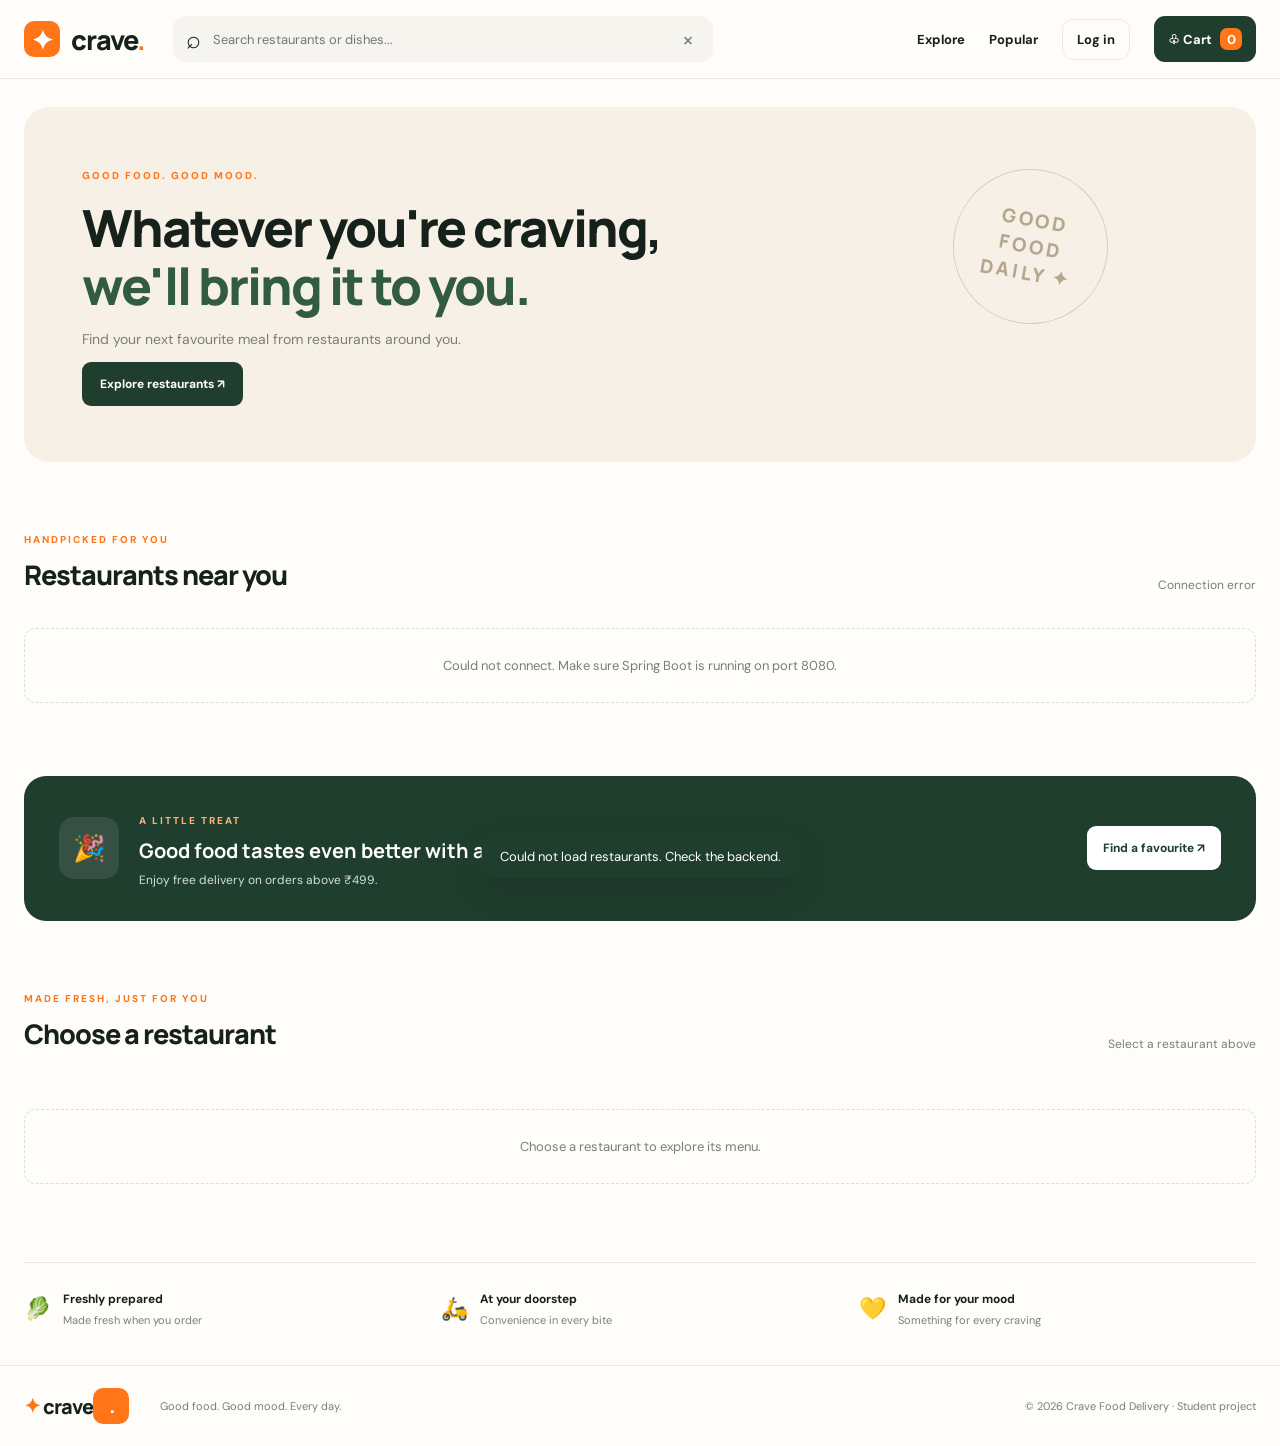
<file: frontend/index.html>
<!doctype html>
<html lang="en">
<head>
<meta charset="utf-8">
<meta name="viewport" content="width=device-width,initial-scale=1">
<title>Crave — Food Delivery</title>
<link rel="stylesheet" href="style.css">
<script src="auth.js" defer></script>
<script src="script.js" defer></script>
</head>
<body>
<header class="header"><div class="nav">
<a class="brand" href="#" id="homeLink"><span>✦</span> crave<span class="dot">.</span></a>
<label class="search"><span>⌕</span><input id="searchInput" placeholder="Search restaurants or dishes..."><button id="clearSearch" type="button">×</button></label>
<button id="menuToggle" class="mobile">☰</button>
<nav id="nav"><a href="#restaurants" id="exploreLink">Explore</a><a href="#popular" id="popularLink">Popular</a><span id="userArea"><button id="openLogin" class="link-btn" type="button">Log in</button></span><button id="openCart" class="cart-btn">♧ Cart <b id="cartCount">0</b></button></nav>
</div></header>
<main>
<section class="hero wrap"><small>GOOD FOOD. GOOD MOOD.</small><h1>Whatever you're craving,<br><em>we'll bring it to you.</em></h1><p>Find your next favourite meal from restaurants around you.</p><a class="primary" href="#restaurants">Explore restaurants ↗</a><div class="stamp">GOOD<br>FOOD<br>DAILY ✦</div></section>
<section id="restaurants" class="section wrap"><div class="heading"><div><small>HANDPICKED FOR YOU</small><h2>Restaurants near you</h2></div><span id="resultsCount">Loading restaurants…</span></div><div id="restaurantGrid" class="restaurant-grid"><p>Loading restaurants…</p></div><p id="restaurantEmpty" hidden>No restaurants match your search.</p></section>
<section id="popular" class="deal wrap"><span class="deal-icon">🎉</span><div><small>A LITTLE TREAT</small><h2>Good food tastes even better with a deal.</h2><p>Enjoy free delivery on orders above ₹499.</p></div><a href="#restaurants">Find a favourite ↗</a></section>
<section id="foodMenuSection" class="section wrap"><div class="heading"><div><small>MADE FRESH, JUST FOR YOU</small><h2 id="restaurantHeading">Choose a restaurant</h2></div><span id="menuCount">Select a restaurant above</span></div><div id="categories" class="categories"></div><div id="menuGrid" class="food-grid"><p class="placeholder">Choose a restaurant to explore its menu.</p></div><p id="menuEmpty" hidden>No food items found for this selection.</p></section>
<section class="perks wrap"><div>🥬 <span><b>Freshly prepared</b><small>Made fresh when you order</small></span></div><div>🛵 <span><b>At your doorstep</b><small>Convenience in every bite</small></span></div><div>💛 <span><b>Made for your mood</b><small>Something for every craving</small></span></div></section>
</main>
<footer><a class="brand" href="#">✦ crave<span class="dot">.</span></a><span>Good food. Good mood. Every day.</span><span>© 2026 Crave Food Delivery · Student project</span></footer>
<div id="cartOverlay" class="overlay" hidden><aside class="drawer"><div class="drawer-head"><div><small>YOUR ORDER</small><h2>Your cart <span id="drawerCount">(0)</span></h2></div><button id="closeCart" class="close">×</button></div><div id="cartContent" class="cart-content"></div><div class="cart-footer"><p>Subtotal <b id="cartSubtotal">₹0.00</b></p><p>Delivery fee <b id="deliveryFee">₹0.00</b></p><p class="total">Total <b id="checkoutTotal">₹0.00</b></p><button id="proceedCheckout" class="primary full" disabled>Continue to checkout</button></div></aside></div>
<div id="checkoutOverlay" class="overlay center" hidden><section class="checkout"><div class="drawer-head"><div><small>ALMOST THERE</small><h2>Delivery details</h2></div><button id="closeCheckout" class="close">×</button></div><form id="checkoutForm"><label for="customerName">Full name</label><input id="customerName" required maxlength="100" placeholder="Your name"><label for="phone">Phone number</label><input id="phone" required type="tel" pattern="[0-9]{10}" maxlength="10" placeholder="10-digit phone number"><label for="deliveryAddress">Delivery address</label><textarea id="deliveryAddress" required rows="3" maxlength="500" placeholder="House / flat, street, area, city"></textarea><p class="total">Order total <b id="checkoutFormTotal">₹0.00</b></p><button id="placeOrderButton" class="primary full" type="submit">Place order</button><small class="note">Demo checkout · No online payment is processed.</small></form></section></div>

<div id="authOverlay" class="overlay center" hidden><section class="checkout"><div class="drawer-head"><div><small>WELCOME</small><h2 id="authTitle">Log in</h2></div><button id="closeAuth" class="close" type="button">×</button></div>
<div class="tabs"><button type="button" id="tabLogin" class="tab active">Log in</button><button type="button" id="tabRegister" class="tab">Create account</button></div>
<form id="authForm" novalidate><div id="nameField" hidden><label for="authName">Full name</label><input id="authName" maxlength="100" placeholder="Your name" autocomplete="name"></div><label for="authEmail">Email</label><input id="authEmail" type="email" maxlength="150" placeholder="you@example.com" autocomplete="email"><label for="authPassword">Password</label><input id="authPassword" type="password" maxlength="72" placeholder="At least 8 characters" autocomplete="current-password"><p id="authError" class="form-error" hidden></p><button id="authSubmit" class="primary full" type="submit">Log in</button></form></section></div>
<div id="ordersOverlay" class="overlay" hidden><aside class="drawer"><div class="drawer-head"><div><small>YOUR HISTORY</small><h2>My orders</h2></div><button id="closeOrders" class="close" type="button">×</button></div><div id="ordersContent" class="cart-content"></div></aside></div>
<div id="notice" class="notice" hidden role="status"></div>
</body></html>
</file>
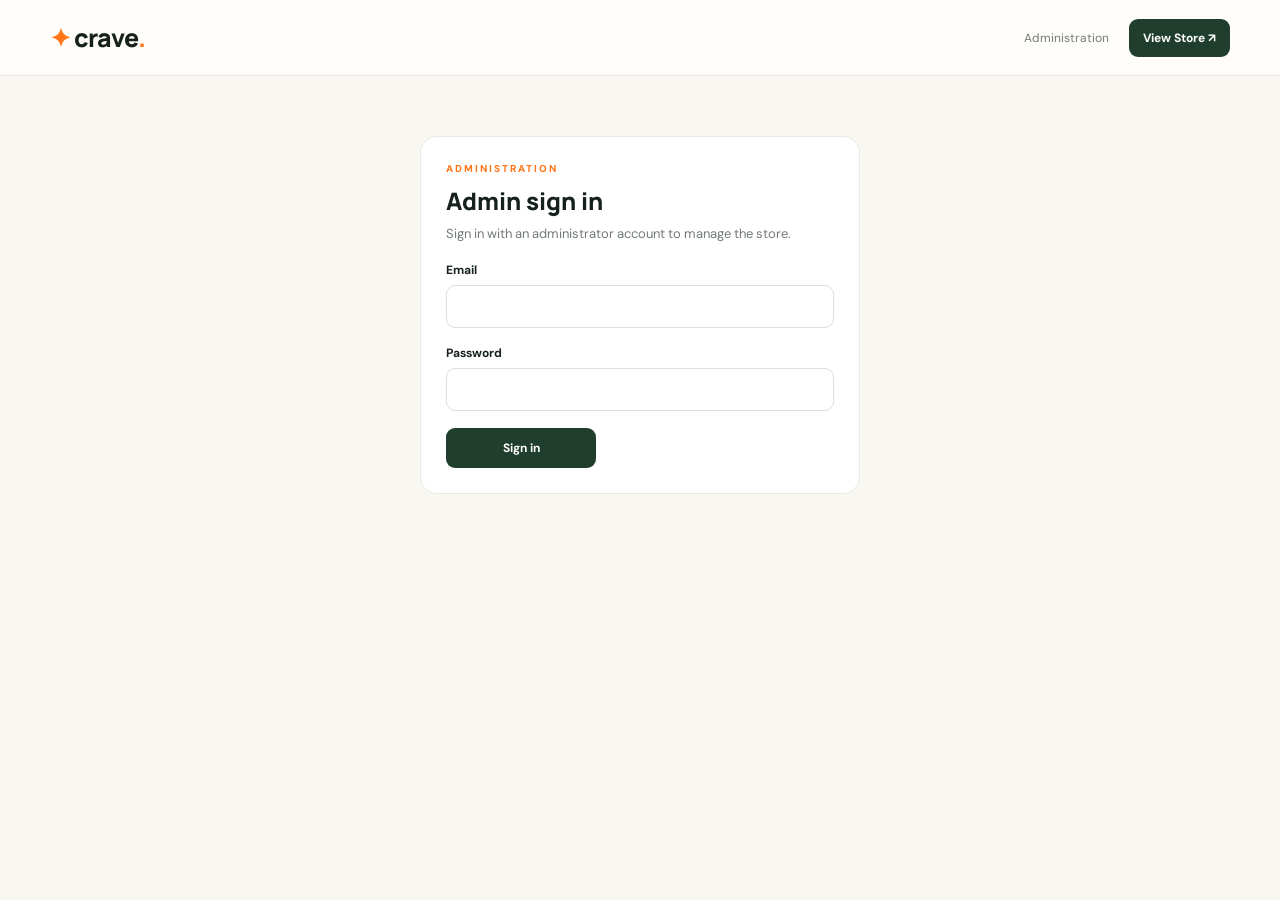
<file: frontend/admin.html>
<!DOCTYPE html>
<html lang="en">
<head>
    <meta charset="UTF-8">
    <meta name="viewport" content="width=device-width, initial-scale=1.0">

    <title>Crave Admin Dashboard</title>

    <link rel="stylesheet" href="admin.css">
    <script src="auth.js" defer></script>
    <script src="admin.js" defer></script>
</head>

<body>

    <!-- Header -->
    <header class="topbar">
        <a href="index.html" class="brand">
            ✦ crave<span>.</span>
        </a>

        <div>
            <span>Administration</span>
            <button id="logoutBtn" class="button secondary" type="button" hidden>Log out</button>
            <a href="index.html" class="back-link">
                View Store ↗
            </a>
        </div>
    </header>

        <!-- Admin login gate -->
    <main id="loginGate" class="container" hidden>
        <section class="panel login-panel">
            <p class="eyebrow">ADMINISTRATION</p>
            <h2>Admin sign in</h2>
            <p class="muted">Sign in with an administrator account to manage the store.</p>
            <form id="adminLoginForm" class="form-grid">
                <label class="full-field">Email
                    <input id="adminEmail" type="email" required autocomplete="username">
                </label>
                <label class="full-field">Password
                    <input id="adminPassword" type="password" required autocomplete="current-password">
                </label>
                <p id="adminLoginError" class="full-field login-error" hidden></p>
                <button class="button" type="submit">Sign in</button>
            </form>
        </section>
    </main>

    <main id="dashboard" class="container" hidden>

        <!-- Dashboard Heading -->
        <section class="welcome">
            <p class="eyebrow">MANAGEMENT PANEL</p>

            <h1>Admin Dashboard</h1>

            <p>
                Manage restaurants, food items, and customer orders
                for your Crave store.
            </p>
        </section>

        <!-- Dashboard Statistics -->
        <section class="stats">

            <article class="stat-card">
                <span>Total Restaurants</span>
                <strong id="restaurantCount">0</strong>
            </article>

            <article class="stat-card">
                <span>Total Food Items</span>
                <strong id="foodCount">0</strong>
            </article>

            <article class="stat-card">
                <span>Total Orders</span>
                <strong id="orderCount">0</strong>
            </article>

            <article class="stat-card">
                <span>Pending Orders</span>
                <strong id="pendingCount">0</strong>
            </article>

            <article class="stat-card">
                <span>Revenue (delivered)</span>
                <strong id="revenueTotal">₹0</strong>
            </article>

        </section>

        <!-- Add Restaurant -->
        <section class="panel">

            <div class="panel-heading">
                <div>
                    <p class="eyebrow">RESTAURANT MANAGEMENT</p>
                    <h2>Add a Restaurant</h2>
                </div>
            </div>

            <form id="restaurantForm" class="form-grid">

                <label>
                    Restaurant Name
                    <input
                        id="restaurantName"
                        type="text"
                        required
                        maxlength="100"
                        placeholder="e.g. Spice Garden">
                </label>

                <label>
                    Cuisine
                    <input
                        id="restaurantCuisine"
                        type="text"
                        required
                        maxlength="100"
                        placeholder="e.g. Indian">
                </label>

                <label>
                    Address
                    <input
                        id="restaurantAddress"
                        type="text"
                        required
                        maxlength="200"
                        placeholder="e.g. Pune, Maharashtra">
                </label>

                <label>
                    Rating
                    <input
                        id="restaurantRating"
                        type="number"
                        min="0"
                        max="5"
                        step="0.1"
                        value="4.0"
                        required>
                </label>

                <button class="button" type="submit">
                    + Add Restaurant
                </button>

            </form>
        </section>

        <!-- Restaurant List -->
        <section class="panel">

            <div class="panel-heading">
                <div>
                    <p class="eyebrow">YOUR RESTAURANTS</p>
                    <h2>Restaurant List</h2>
                </div>

                <button
                    id="refreshRestaurants"
                    class="button secondary"
                    type="button">
                    Refresh
                </button>
            </div>

            <div id="restaurantList" class="data-list">
                Loading restaurants...
            </div>

        </section>

        <!-- Add Food Item -->
        <section class="panel">

            <div class="panel-heading">
                <div>
                    <p class="eyebrow">MENU MANAGEMENT</p>
                    <h2>Add a Food Item</h2>
                </div>
            </div>

            <form id="foodForm" class="form-grid">

                <label>
                    Food Name
                    <input
                        id="foodName"
                        type="text"
                        required
                        maxlength="100"
                        placeholder="e.g. Classic Burger">
                </label>

                <label>
                    Restaurant
                    <select id="foodRestaurantId" required>
                        <option value="">
                            Choose a restaurant
                        </option>
                    </select>
                </label>

                <label>
                    Category
                    <input
                        id="foodCategory"
                        type="text"
                        required
                        maxlength="60"
                        placeholder="e.g. Burgers">
                </label>

                <label>
                    Price (₹)
                    <input
                        id="foodPrice"
                        type="number"
                        min="0"
                        step="0.01"
                        required
                        placeholder="149">
                </label>

                <label class="full-field">
                    Description
                    <textarea
                        id="foodDescription"
                        rows="3"
                        maxlength="500"
                        placeholder="Describe the food item">
                    </textarea>
                </label>

                <label class="full-field">
                    Image URL (optional)
                    <input
                        id="foodImageUrl"
                        type="url"
                        placeholder="https://example.com/food.jpg">
                </label>

                <button class="button" type="submit">
                    + Add Food Item
                </button>

            </form>
        </section>

        <!-- Food Item List -->
        <section class="panel">

            <div class="panel-heading">
                <div>
                    <p class="eyebrow">MENU INVENTORY</p>
                    <h2>Food Item List</h2>
                </div>

                <button
                    id="refreshFood"
                    class="button secondary"
                    type="button">
                    Refresh
                </button>
            </div>

            <div id="foodList" class="data-list">
                Loading food items...
            </div>

        </section>

        <!-- Customer Order Management -->
        <section class="panel">

            <div class="panel-heading">
                <div>
                    <p class="eyebrow">ORDER MANAGEMENT</p>
                    <h2>Customer Orders</h2>
                </div>

                <select id="orderFilter" class="order-status-select" aria-label="Filter orders by status">
                    <option value="ALL">All statuses</option>
                    <option>PENDING</option><option>CONFIRMED</option><option>PREPARING</option>
                    <option>OUT_FOR_DELIVERY</option><option>DELIVERED</option><option>CANCELLED</option>
                </select>

                <button
                    id="refreshOrders"
                    class="button secondary"
                    type="button">
                    Refresh Orders
                </button>
            </div>

            <div id="orderList" class="data-list">
                Loading customer orders...
            </div>

        </section>

        <!-- Notifications -->
        <p
            id="adminNotice"
            class="notice"
            role="status"
            aria-live="polite"
            hidden>
        </p>

    </main>

</body>
</html>
</file>
<file: frontend/style.css>
@import url('https://fonts.googleapis.com/css2?family=DM+Sans:wght@400;500;600;700&family=Manrope:wght@500;600;700;800&display=swap');
:root{--green:#203e2e;--orange:#ff7518;--ink:#17211b;--muted:#777f79;--line:#ebe9e3;--cream:#fffdf9;--soft:#f6f4ef}*{box-sizing:border-box}html{scroll-behavior:smooth;scroll-padding-top:95px}body{margin:0;background:var(--cream);color:var(--ink);font-family:"DM Sans",Arial,sans-serif}button,input,textarea{font:inherit}button,a{cursor:pointer}a{text-decoration:none;color:inherit}.wrap{width:min(1240px,calc(100% - 48px));margin-inline:auto}.header{position:sticky;top:0;background:#fffdf9f5;border-bottom:1px solid var(--line);z-index:10;backdrop-filter:blur(12px)}.nav{width:min(1240px,calc(100% - 48px));min-height:78px;margin:auto;display:flex;align-items:center;gap:28px}.brand{font:800 27px Manrope,sans-serif;letter-spacing:-1px;white-space:nowrap}.brand:first-letter{color:var(--orange)}.brand>span:first-child{display:inline-grid;place-items:center;background:var(--orange);color:white;border-radius:10px;width:36px;height:36px;margin-right:7px}.dot{color:var(--orange)}.search{height:46px;flex:1;max-width:540px;background:var(--soft);border-radius:13px;display:flex;align-items:center;gap:10px;padding:0 13px}.search>span{font-size:25px}.search input{flex:1;min-width:0;background:transparent;border:0;outline:0;font-size:13px}.search button{border:0;background:transparent;font-size:22px;color:var(--muted)}nav{margin-left:auto;display:flex;align-items:center;gap:24px;font-size:13px;font-weight:700}.cart-btn{background:var(--green);color:white;border:0;border-radius:11px;padding:12px 14px}.cart-btn b{display:inline-grid;place-items:center;background:var(--orange);border-radius:7px;min-width:22px;height:22px;margin-left:5px}.mobile{display:none}.hero{position:relative;overflow:hidden;margin-top:28px;padding:56px 58px;min-height:320px;background:#f6f0e6;border-radius:25px}.hero small,.heading small,.deal small,.drawer-head small{font-size:10px;letter-spacing:2px;font-weight:800;color:var(--orange)}h1{font:800 clamp(34px,4vw,52px)/1.13 Manrope,sans-serif;letter-spacing:-2px;margin:15px 0}h1 em{color:#315b43;font-style:normal}.hero p{color:var(--muted);font-size:14px}.primary{display:inline-block;background:var(--green);color:white;border:0;border-radius:9px;padding:14px 18px;font-size:12px;font-weight:700}.stamp{position:absolute;right:12%;top:62px;width:155px;height:155px;border:1px solid #d8cbb8;border-radius:50%;display:grid;place-content:center;text-align:center;transform:rotate(10deg);font:800 19px/1.4 Manrope;color:#b6a68e;letter-spacing:3px}.section{padding-top:65px}.heading{display:flex;justify-content:space-between;align-items:end;gap:20px;margin-bottom:22px}.heading h2,.drawer h2,.checkout h2{font:800 27px Manrope,sans-serif;letter-spacing:-1px;margin:8px 0 0}.heading>span{font-size:12px;color:var(--muted)}.restaurant-grid,.food-grid{display:grid;grid-template-columns:repeat(3,minmax(0,1fr));gap:18px}.restaurant-card{overflow:hidden;text-align:left;padding:0;background:white;border:1px solid var(--line);border-radius:17px;color:var(--ink);transition:.2s}.restaurant-card:hover,.restaurant-card.selected{transform:translateY(-3px);border-color:#a9bcae;box-shadow:0 10px 25px #203e2e12}.restaurant-art{height:105px;display:grid;place-items:center;font-size:43px;background:linear-gradient(135deg,#f7e6d1,#f7f0e7)}.restaurant-card:nth-child(3n+2) .restaurant-art{background:linear-gradient(135deg,#f7e0d9,#fff0df)}.restaurant-card:nth-child(3n) .restaurant-art{background:linear-gradient(135deg,#e1eadf,#f7f1dc)}.restaurant-info{padding:15px 16px 17px}.restaurant-info h3,.food-details h3{font:800 16px Manrope,sans-serif;margin:0 0 8px}.restaurant-info p{font-size:12px;color:var(--muted);margin:0 0 12px}.restaurant-meta{font-size:12px}.rating{color:#94631b;font-weight:700}.deal{position:relative;overflow:hidden;display:flex;align-items:center;gap:20px;margin-top:60px;min-height:145px;padding:30px 35px;border-radius:22px;background:var(--green);color:white}.deal-icon{font-size:26px;background:#ffffff19;padding:14px;border-radius:15px}.deal small{color:#ffb174}.deal h2{font:700 20px Manrope,sans-serif;margin:8px 0}.deal p{font-size:12px;color:#d5dfd7;margin:0}.deal>a{margin-left:auto;background:white;color:var(--green);padding:14px 16px;border-radius:9px;font-size:12px;font-weight:700;white-space:nowrap}.categories{display:flex;gap:9px;flex-wrap:wrap;margin-bottom:22px}.category-button{background:white;border:1px solid var(--line);border-radius:30px;padding:10px 15px;font-size:12px;font-weight:700;color:#5e665f}.category-button.active,.category-button:hover{background:var(--green);border-color:var(--green);color:white}.food-card{overflow:hidden;background:white;border:1px solid var(--line);border-radius:17px}.food-image-wrap{height:185px;background:#f2eee7}.food-image-wrap img{width:100%;height:100%;object-fit:cover}.food-image-placeholder{height:100%;display:grid;place-items:center;font-size:52px}.food-details{padding:16px}.food-topline{display:flex;justify-content:space-between;gap:10px}.food-details h3{font-size:15px}.food-price{white-space:nowrap;color:var(--green);font-weight:800}.food-details p{font-size:12px;line-height:1.5;color:var(--muted);min-height:36px}.food-bottom{display:flex;align-items:center;justify-content:space-between;gap:8px}.food-category{font-size:10px;background:var(--soft);color:var(--muted);padding:6px 9px;border-radius:7px}.add-button{border:0;background:var(--green);color:white;border-radius:8px;padding:10px 12px;font-size:12px;font-weight:700}.placeholder,.loading-message{grid-column:1/-1;border:1px dashed #dcded7;border-radius:12px;padding:28px;text-align:center;color:var(--muted);font-size:13px}.perks{display:grid;grid-template-columns:repeat(3,1fr);gap:20px;margin-top:65px;padding:28px 0 38px;border-top:1px solid var(--line)}.perks>div{display:flex;align-items:center;gap:12px;font-size:22px}.perks span{display:grid;gap:6px}.perks b{font-size:12px}.perks small{font-size:11px;color:var(--muted)}footer{border-top:1px solid var(--line);padding:22px max(24px,calc((100% - 1240px)/2));display:flex;align-items:center;gap:24px;color:var(--muted);font-size:11px}footer .brand{font-size:20px;color:var(--ink)}footer>span:last-child{margin-left:auto}.overlay{position:fixed;inset:0;z-index:30;background:#0c160f70;display:flex;justify-content:flex-end;backdrop-filter:blur(3px)}.overlay[hidden]{display:none}.drawer{width:min(440px,100%);height:100%;background:var(--cream);padding:26px;display:flex;flex-direction:column;box-shadow:0 15px 45px #0002}.drawer-head{display:flex;justify-content:space-between;align-items:center;gap:15px;padding-bottom:20px;border-bottom:1px solid var(--line)}.drawer h2,.checkout h2{font-size:24px}.drawer h2 span{font:500 14px "DM Sans",sans-serif;color:var(--muted)}.close{width:38px;height:38px;border:1px solid var(--line);border-radius:50%;background:white;font-size:24px}.cart-content{flex:1;overflow:auto;padding:16px 0}.cart-empty{text-align:center;color:var(--muted);font-size:13px;padding:35px 5px}.cart-item{display:grid;grid-template-columns:1fr auto;gap:8px;padding:15px 0;border-bottom:1px solid var(--line)}.cart-item-name{font-size:13px;font-weight:700}.cart-item-price{font-size:12px;color:var(--muted);margin-top:5px}.quantity-controls{grid-column:1/-1;display:flex;align-items:center;gap:10px}.quantity-controls button{width:28px;height:28px;border:1px solid var(--line);border-radius:7px;background:white}.quantity-controls span{font-size:12px;font-weight:700}.cart-footer{border-top:1px solid var(--line);padding-top:14px}.cart-footer p,.total{display:flex;justify-content:space-between;font-size:13px}.cart-footer p:not(.total){color:var(--muted)}.cart-footer .total,.checkout .total{border-top:1px solid var(--line);padding-top:16px;font-size:16px}.full{width:100%;margin-top:12px;padding:14px}.center{justify-content:center;align-items:center}.checkout{width:min(470px,calc(100% - 28px));max-height:calc(100vh - 28px);overflow:auto;background:var(--cream);padding:25px;border-radius:20px}.checkout form{padding-top:16px}.checkout label{display:block;font-size:12px;font-weight:700;margin:13px 0 7px}.checkout input,.checkout textarea{width:100%;padding:12px;border:1px solid #dedfd8;border-radius:9px;background:white;outline:0;font-size:13px}.checkout input:focus,.checkout textarea:focus{border-color:#91a995}.checkout textarea{resize:vertical}.note{display:block;text-align:center;color:var(--muted);font-size:10px;margin-top:12px}.notice{position:fixed;z-index:60;bottom:22px;left:50%;transform:translateX(-50%);background:var(--green);color:white;padding:13px 18px;border-radius:11px;box-shadow:0 12px 35px #0002;font-size:13px;text-align:center;max-width:calc(100% - 30px)}.notice[hidden]{display:none}@media(max-width:950px){.nav{gap:16px}.restaurant-grid,.food-grid{grid-template-columns:repeat(2,minmax(0,1fr))}.stamp{right:6%;width:120px;height:120px;font-size:15px}}@media(max-width:680px){.wrap,.nav{width:calc(100% - 30px)}.nav{min-height:70px;gap:12px;flex-wrap:wrap;padding:10px 0}.brand{font-size:22px}.search{order:3;flex-basis:100%;max-width:none;height:42px}.mobile{display:block;margin-left:auto;background:none;border:0;font-size:24px}nav{display:none;order:4;flex-basis:100%;justify-content:space-between;padding:8px 0}nav.open{display:flex}.hero{margin-top:15px;padding:34px 24px;min-height:300px}.hero h1{font-size:35px;letter-spacing:-1px}.stamp{right:16px;top:20px;width:76px;height:76px;font-size:9px;opacity:.6}.hero p{max-width:260px;line-height:1.6}.section{padding-top:45px}.heading{align-items:flex-start;flex-direction:column;gap:8px}.heading h2{font-size:23px}.restaurant-grid,.food-grid{grid-template-columns:1fr}.deal{margin-top:40px;padding:22px;flex-wrap:wrap;gap:12px}.deal h2{font-size:17px;line-height:1.4}.deal>div{flex:1}.deal>a{margin-left:58px}.perks{grid-template-columns:1fr;gap:17px;margin-top:45px}footer{padding:20px 15px;flex-wrap:wrap;gap:12px}footer>span:last-child{margin-left:0;width:100%}.drawer{padding:20px}}

.link-btn{background:none;border:1px solid var(--line);border-radius:11px;padding:11px 14px;font-weight:700;font-size:13px;color:var(--ink)}#userArea{display:flex;align-items:center;gap:14px}.user-name{font-size:13px;color:var(--muted)}.tabs{display:flex;gap:8px;margin-top:16px}.tab{flex:1;padding:10px;border:1px solid var(--line);background:white;border-radius:9px;font-weight:700;font-size:12px}.tab.active{background:var(--green);color:white;border-color:var(--green)}.form-error{color:#b42318;font-size:12px;margin:12px 0 0}.form-error[hidden]{display:none}.order-card{border:1px solid var(--line);border-radius:12px;padding:14px;margin-bottom:12px;background:white}.order-top{display:flex;justify-content:space-between;align-items:center;gap:8px;font-size:13px}.order-lines{margin:8px 0;font-size:12px;color:var(--muted);line-height:1.6}.order-meta{display:flex;justify-content:space-between;align-items:center;font-size:12px;gap:8px}.status-pill{font-size:10px;font-weight:800;letter-spacing:.5px;padding:5px 9px;border-radius:20px;background:#fff1e6;color:#b45309}.status-pill.DELIVERED{background:#e4f4e8;color:#166534}.status-pill.CANCELLED{background:#fdecea;color:#b42318}.progress{display:flex;gap:4px;margin:10px 0}.progress i{flex:1;height:4px;border-radius:2px;background:var(--line)}.progress i.on{background:var(--orange)}.cancel-btn{border:1px solid #f3d2cf;background:#fff0ef;color:#b42318;border-radius:8px;padding:7px 10px;font-size:11px;font-weight:700}
</file>
<file: frontend/admin.css>
@import url('https://fonts.googleapis.com/css2?family=DM+Sans:wght@400;500;600;700&family=Manrope:wght@500;600;700;800&display=swap');
:root{--green:#203e2e;--green2:#315b43;--orange:#ff7518;--ink:#17211b;--muted:#737b75;--line:#e9e8e1;--cream:#fffdf9;--soft:#f6f4ef;--red:#b42318}
*{box-sizing:border-box}body{margin:0;background:#f8f7f2;color:var(--ink);font-family:"DM Sans",Arial,sans-serif}button,input,textarea,select{font:inherit}button{cursor:pointer}a{color:inherit;text-decoration:none}.topbar{height:76px;padding:0 max(24px,calc((100% - 1180px)/2));display:flex;align-items:center;justify-content:space-between;background:var(--cream);border-bottom:1px solid var(--line)}.brand{font:800 25px Manrope,sans-serif;letter-spacing:-1px}.brand:first-letter{color:var(--orange)}.brand span{color:var(--orange)}.topbar>div{display:flex;align-items:center;gap:20px;font-size:12px;color:var(--muted)}.back-link{background:var(--green);color:white;padding:11px 14px;border-radius:9px;font-weight:700}.container{width:min(1180px,calc(100% - 40px));margin:38px auto 60px}.welcome{margin-bottom:25px}.eyebrow{font-size:10px;letter-spacing:2px;font-weight:800;color:var(--orange);margin:0 0 9px}.welcome h1{font:800 clamp(30px,4vw,42px) Manrope,sans-serif;letter-spacing:-1.5px;margin:0 0 8px}.welcome>p:last-child{color:var(--muted);font-size:14px;margin:0}.stats{display:grid;grid-template-columns:repeat(auto-fit,minmax(190px,1fr));gap:16px;margin-bottom:22px}.stat-card{background:white;border:1px solid var(--line);border-radius:15px;padding:22px}.stat-card span{display:block;color:var(--muted);font-size:12px;margin-bottom:9px}.stat-card strong{font:800 30px Manrope,sans-serif;color:var(--green)}.panel{background:white;border:1px solid var(--line);border-radius:17px;padding:25px;margin:20px 0}.panel-heading{display:flex;justify-content:space-between;align-items:center;gap:15px;margin-bottom:22px}.panel-heading h2{font:800 21px Manrope,sans-serif;letter-spacing:-.5px;margin:0}.button{border:0;background:var(--green);color:white;padding:12px 16px;border-radius:9px;font-size:12px;font-weight:700}.button:hover{background:var(--green2)}.button.secondary{background:white;color:var(--green);border:1px solid #dce2dc}.button.danger{background:#fff0ef;color:var(--red);border:1px solid #f3d2cf}.form-grid{display:grid;grid-template-columns:repeat(2,minmax(0,1fr));gap:17px}.form-grid label{display:flex;flex-direction:column;gap:7px;font-size:12px;font-weight:700}.form-grid input,.form-grid select,.form-grid textarea{width:100%;padding:12px;border:1px solid #dedfd8;border-radius:9px;background:#fff;outline:none;color:var(--ink);font-size:13px}.form-grid input:focus,.form-grid select:focus,.form-grid textarea:focus{border-color:#8ca994;box-shadow:0 0 0 3px #203e2e0d}.full-field{grid-column:1/-1}.form-grid>.button{justify-self:start;min-width:150px}.data-list{display:grid;gap:10px}.data-row{display:flex;align-items:center;justify-content:space-between;gap:15px;border:1px solid var(--line);border-radius:12px;padding:14px 15px}.row-main{min-width:0}.row-main strong{display:block;font-size:13px;margin-bottom:5px;overflow-wrap:anywhere}.row-main small{display:block;color:var(--muted);font-size:11px;line-height:1.6;overflow-wrap:anywhere}.row-actions{display:flex;gap:8px;align-items:center;flex-shrink:0}.row-actions .button{padding:9px 11px}.list-empty{padding:25px;text-align:center;color:var(--muted);font-size:13px;background:#fcfbf8;border:1px dashed var(--line);border-radius:11px}.notice{position:sticky;bottom:16px;margin:20px auto 0;width:fit-content;max-width:100%;padding:13px 18px;border-radius:10px;background:var(--green);color:white;font-size:13px;box-shadow:0 10px 30px #0002}.notice.error{background:#9f251d}.notice[hidden]{display:none}
@media(max-width:700px){.topbar{padding:0 16px;height:68px}.topbar>div{gap:10px}.topbar>div>span{display:none}.container{width:calc(100% - 24px);margin-top:25px}.stats{gap:10px}.stat-card{padding:16px}.panel{padding:17px}.form-grid{grid-template-columns:1fr}.full-field{grid-column:auto}.data-row{align-items:flex-start;flex-direction:column}.row-actions{flex-wrap:wrap}.panel-heading h2{font-size:18px}}



.order-status-select {
    max-width: 220px;
    padding: 10px 12px;
    border: 1px solid #dce2dc;
    border-radius: 9px;
    background: white;
    color: #203e2e;
    font-size: 12px;
    font-weight: 700;
}

.order-status-select:focus {
    outline: 2px solid #a8c0ad;
    outline-offset: 2px;
}

.order-items {
    margin-top: 5px;
    color: #737b75;
    font-size: 12px;
}

@media (max-width: 700px) {
    .order-status-select {
        max-width: 100%;
        width: 100%;
    }
}

.login-panel{max-width:440px;margin:60px auto}
.login-panel h2{font:800 24px Manrope,sans-serif;margin:0 0 8px}
.muted{color:#737b75;font-size:13px;margin:0 0 20px}
.login-error{color:#b42318;font-size:12px;margin:0}
.login-error[hidden]{display:none}
.topbar>div>button[hidden]{display:none}
</file>
